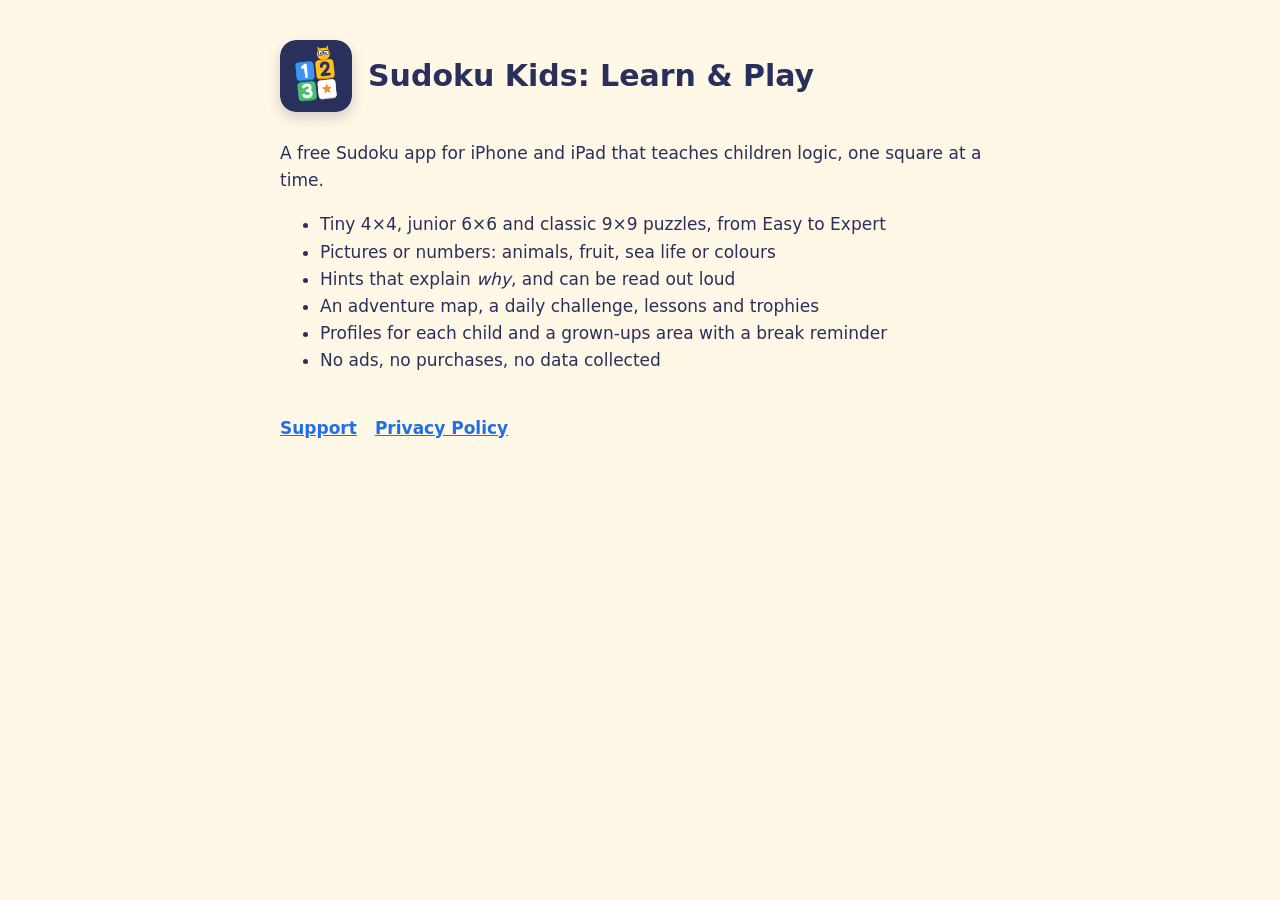
<file: docs/index.html>
<!doctype html>
<html lang="en">
<head>
<meta charset="utf-8">
<meta name="viewport" content="width=device-width, initial-scale=1, viewport-fit=cover">
<title>Sudoku Kids: Learn &amp; Play</title>
<link rel="stylesheet" href="style.css">
</head>
<body>
<main>
<header>
<img src="logo.png" alt="Sudoku Kids logo">
<h1>Sudoku Kids: Learn &amp; Play</h1>
</header>
<p>A free Sudoku app for iPhone and iPad that teaches children logic, one square at a time.</p>
<ul>
<li>Tiny 4×4, junior 6×6 and classic 9×9 puzzles, from Easy to Expert</li>
<li>Pictures or numbers: animals, fruit, sea life or colours</li>
<li>Hints that explain <em>why</em>, and can be read out loud</li>
<li>An adventure map, a daily challenge, lessons and trophies</li>
<li>Profiles for each child and a grown-ups area with a break reminder</li>
<li>No ads, no purchases, no data collected</li>
</ul>
<nav><a href="support.html">Support</a><a href="privacy.html">Privacy Policy</a></nav>
</main>
</body>
</html>
</file>
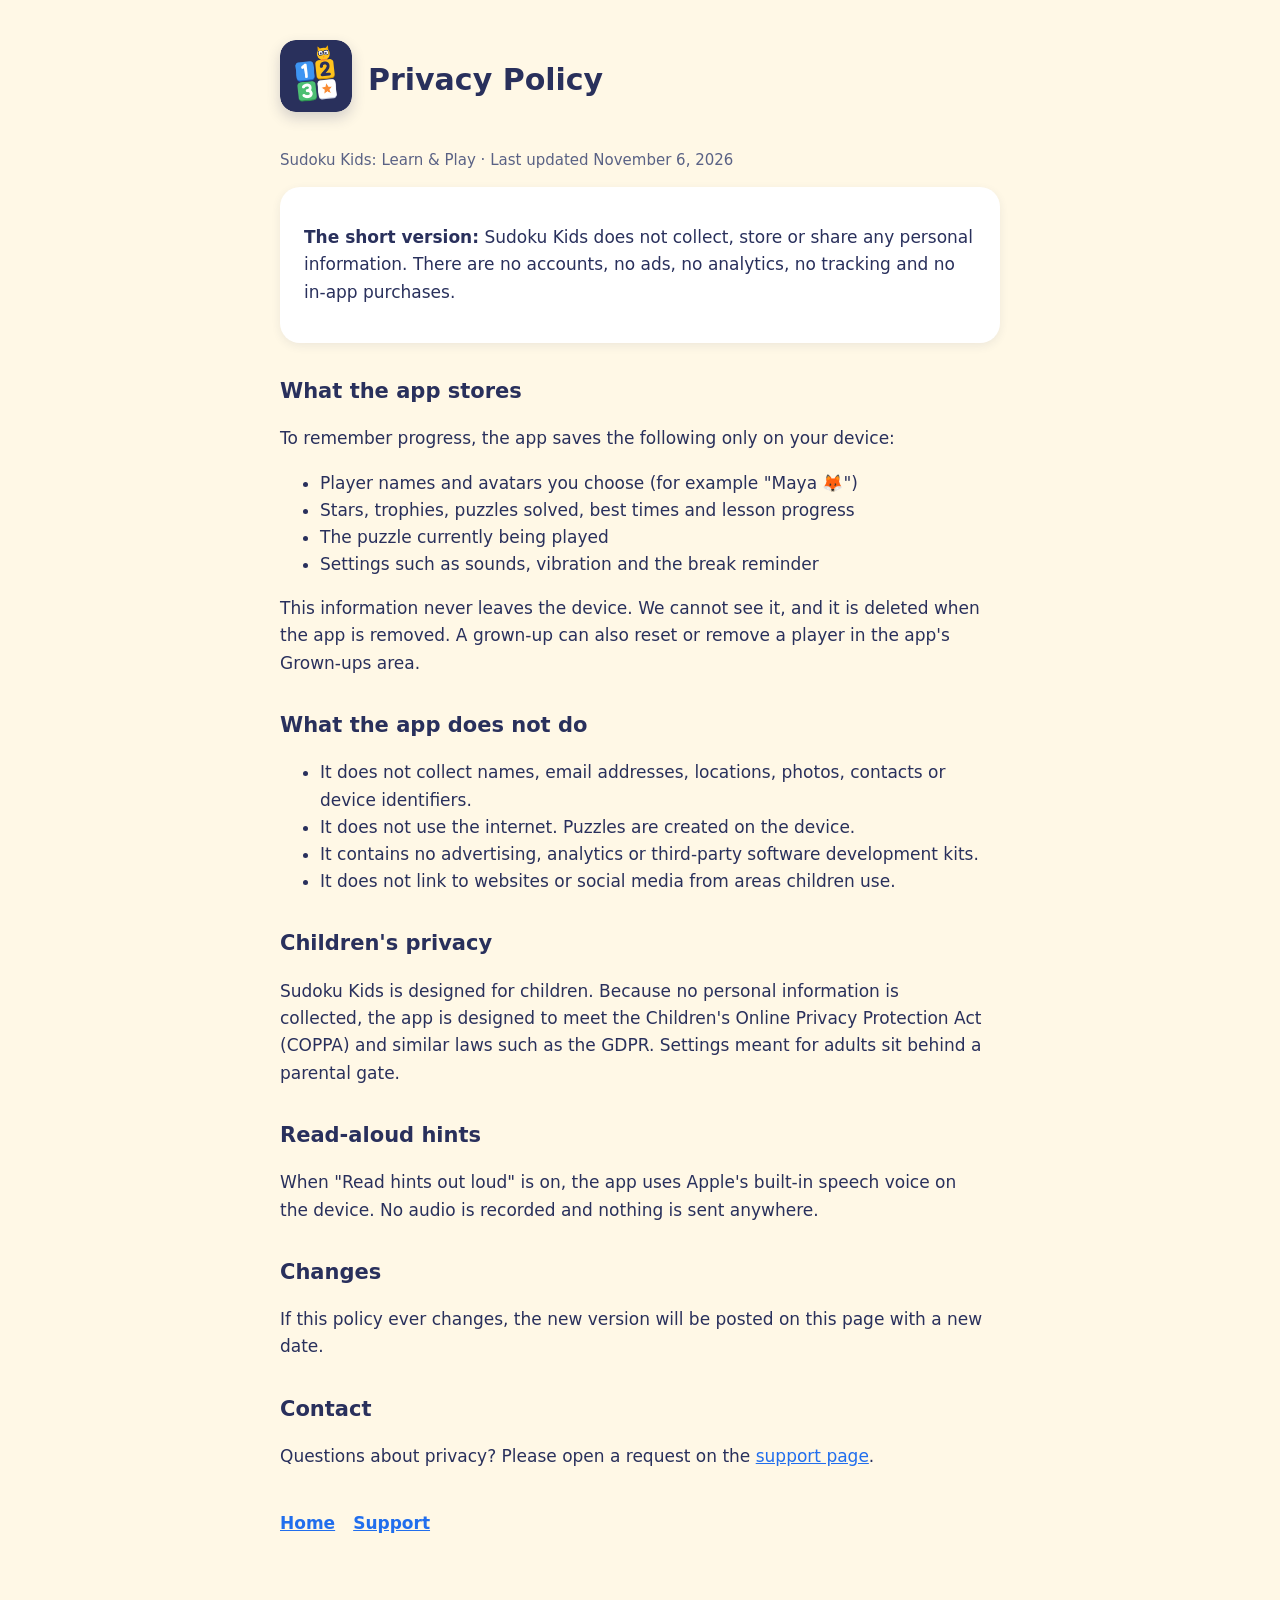
<file: docs/privacy.html>
<!doctype html>
<html lang="en">
<head>
<meta charset="utf-8">
<meta name="viewport" content="width=device-width, initial-scale=1, viewport-fit=cover">
<title>Sudoku Kids Privacy Policy</title>
<link rel="stylesheet" href="style.css">
</head>
<body>
<main>
<header>
<a href="index.html"><img src="logo.png" alt="Sudoku Kids logo"></a>
<h1>Privacy Policy</h1>
</header>
<p class="muted">Sudoku Kids: Learn &amp; Play · Last updated November 6, 2026</p>

<div class="card">
<p><strong>The short version:</strong> Sudoku Kids does not collect, store or share any personal information. There are no accounts, no ads, no analytics, no tracking and no in-app purchases.</p>
</div>

<h2>What the app stores</h2>
<p>To remember progress, the app saves the following only on your device:</p>
<ul>
<li>Player names and avatars you choose (for example "Maya 🦊")</li>
<li>Stars, trophies, puzzles solved, best times and lesson progress</li>
<li>The puzzle currently being played</li>
<li>Settings such as sounds, vibration and the break reminder</li>
</ul>
<p>This information never leaves the device. We cannot see it, and it is deleted when the app is removed. A grown-up can also reset or remove a player in the app's Grown-ups area.</p>

<h2>What the app does not do</h2>
<ul>
<li>It does not collect names, email addresses, locations, photos, contacts or device identifiers.</li>
<li>It does not use the internet. Puzzles are created on the device.</li>
<li>It contains no advertising, analytics or third-party software development kits.</li>
<li>It does not link to websites or social media from areas children use.</li>
</ul>

<h2>Children's privacy</h2>
<p>Sudoku Kids is designed for children. Because no personal information is collected, the app is designed to meet the Children's Online Privacy Protection Act (COPPA) and similar laws such as the GDPR. Settings meant for adults sit behind a parental gate.</p>

<h2>Read-aloud hints</h2>
<p>When "Read hints out loud" is on, the app uses Apple's built-in speech voice on the device. No audio is recorded and nothing is sent anywhere.</p>

<h2>Changes</h2>
<p>If this policy ever changes, the new version will be posted on this page with a new date.</p>

<h2>Contact</h2>
<p>Questions about privacy? Please open a request on the <a href="support.html">support page</a>.</p>

<nav><a href="index.html">Home</a><a href="support.html">Support</a></nav>
</main>
</body>
</html>
</file>
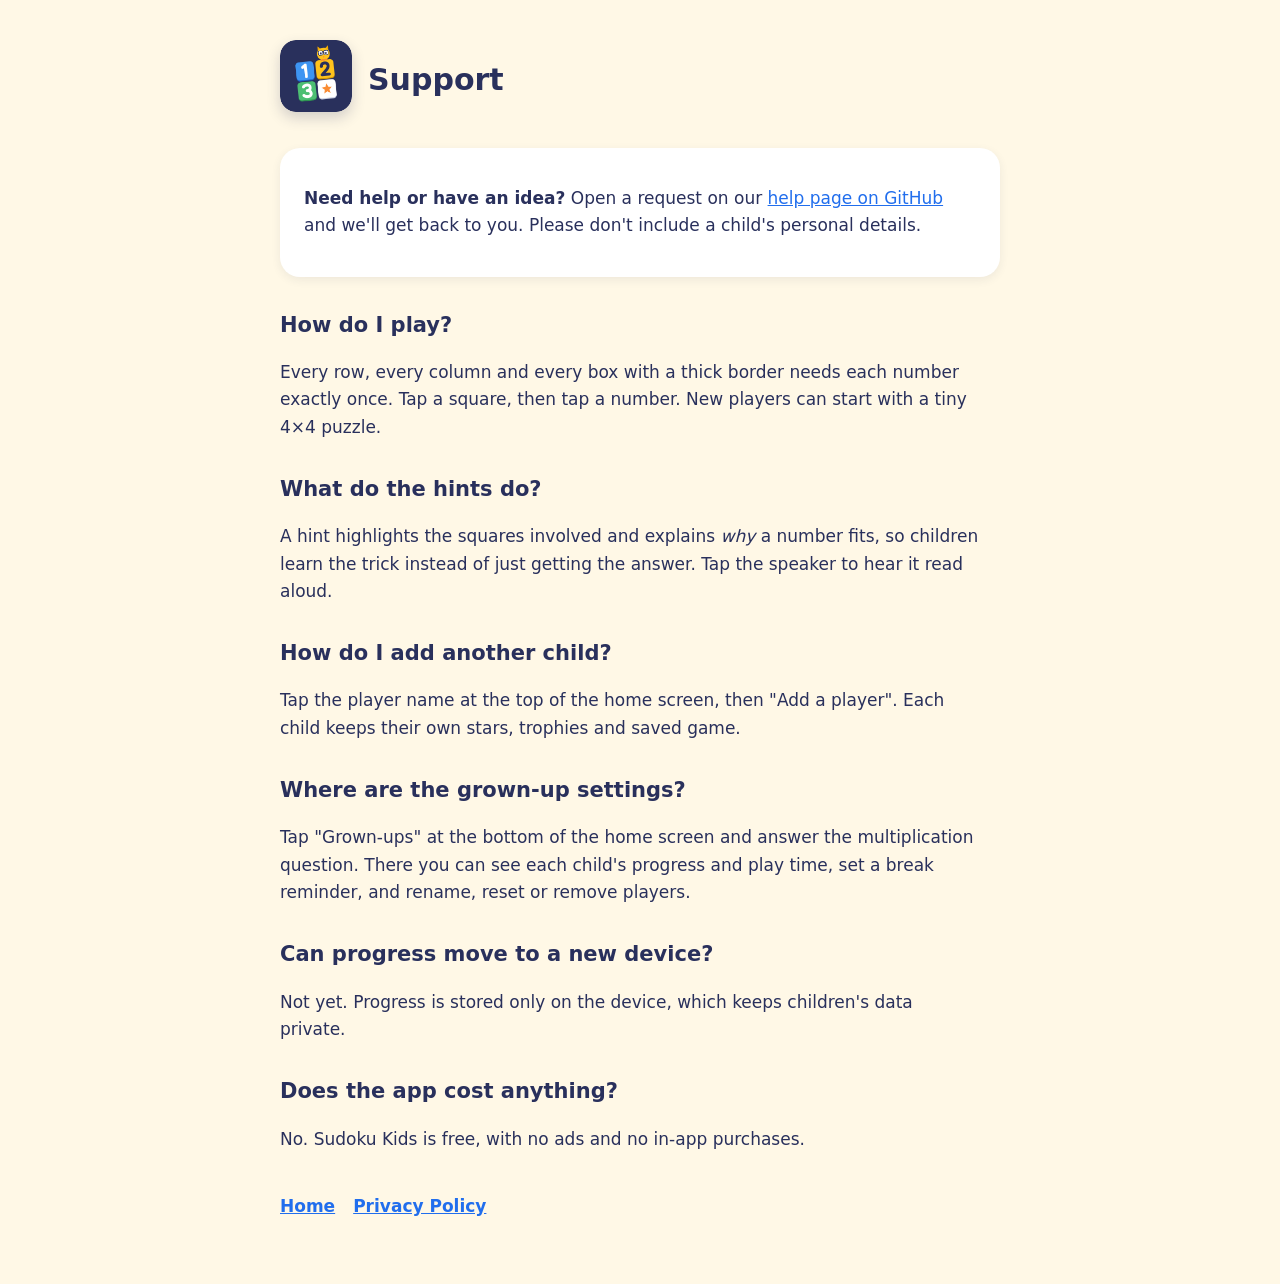
<file: docs/support.html>
<!doctype html>
<html lang="en">
<head>
<meta charset="utf-8">
<meta name="viewport" content="width=device-width, initial-scale=1, viewport-fit=cover">
<title>Sudoku Kids Support</title>
<link rel="stylesheet" href="style.css">
</head>
<body>
<main>
<header>
<a href="index.html"><img src="logo.png" alt="Sudoku Kids logo"></a>
<h1>Support</h1>
</header>

<div class="card">
<p><strong>Need help or have an idea?</strong> Open a request on our <a href="https://github.com/kumargvn/sudoku-kids/issues">help page on GitHub</a> and we'll get back to you. Please don't include a child's personal details.</p>
</div>

<h2>How do I play?</h2>
<p>Every row, every column and every box with a thick border needs each number exactly once. Tap a square, then tap a number. New players can start with a tiny 4×4 puzzle.</p>

<h2>What do the hints do?</h2>
<p>A hint highlights the squares involved and explains <em>why</em> a number fits, so children learn the trick instead of just getting the answer. Tap the speaker to hear it read aloud.</p>

<h2>How do I add another child?</h2>
<p>Tap the player name at the top of the home screen, then "Add a player". Each child keeps their own stars, trophies and saved game.</p>

<h2>Where are the grown-up settings?</h2>
<p>Tap "Grown-ups" at the bottom of the home screen and answer the multiplication question. There you can see each child's progress and play time, set a break reminder, and rename, reset or remove players.</p>

<h2>Can progress move to a new device?</h2>
<p>Not yet. Progress is stored only on the device, which keeps children's data private.</p>

<h2>Does the app cost anything?</h2>
<p>No. Sudoku Kids is free, with no ads and no in-app purchases.</p>

<nav><a href="index.html">Home</a><a href="privacy.html">Privacy Policy</a></nav>
</main>
</body>
</html>
</file>
<file: docs/style.css>
:root {
  --ink: #29305C;
  --soft: #5A6285;
  --bg: #FFF8E6;
  --card: #FFFFFF;
  --accent: #216EED;
  color-scheme: light;
}
* { box-sizing: border-box; }
body {
  margin: 0;
  background: var(--bg);
  color: var(--ink);
  font: 17px/1.6 ui-rounded, "SF Pro Rounded", "Nunito", system-ui, -apple-system, "Segoe UI", sans-serif;
  padding-left: max(16px, env(safe-area-inset-left, 0px));
  padding-right: max(16px, env(safe-area-inset-right, 0px));
}
main { max-width: 720px; margin: 0 auto; padding-block: 40px 64px; }
header { display: flex; align-items: center; gap: 16px; margin-bottom: 28px; }
header img { width: 72px; height: 72px; border-radius: 16px; box-shadow: 0 6px 14px rgba(41, 48, 92, 0.2); }
header a { color: inherit; text-decoration: none; }
h1 { margin: 0; font-size: 30px; line-height: 1.2; text-wrap: balance; }
h2 { margin: 32px 0 8px; font-size: 21px; }
p, li { max-width: 65ch; }
a { color: var(--accent); }
.card { background: var(--card); border-radius: 20px; padding: 20px 24px; box-shadow: 0 3px 10px rgba(41, 48, 92, 0.08); }
.muted { color: var(--soft); font-size: 15px; }
nav { display: flex; gap: 18px; flex-wrap: wrap; margin-top: 40px; font-weight: 700; }
</file>
